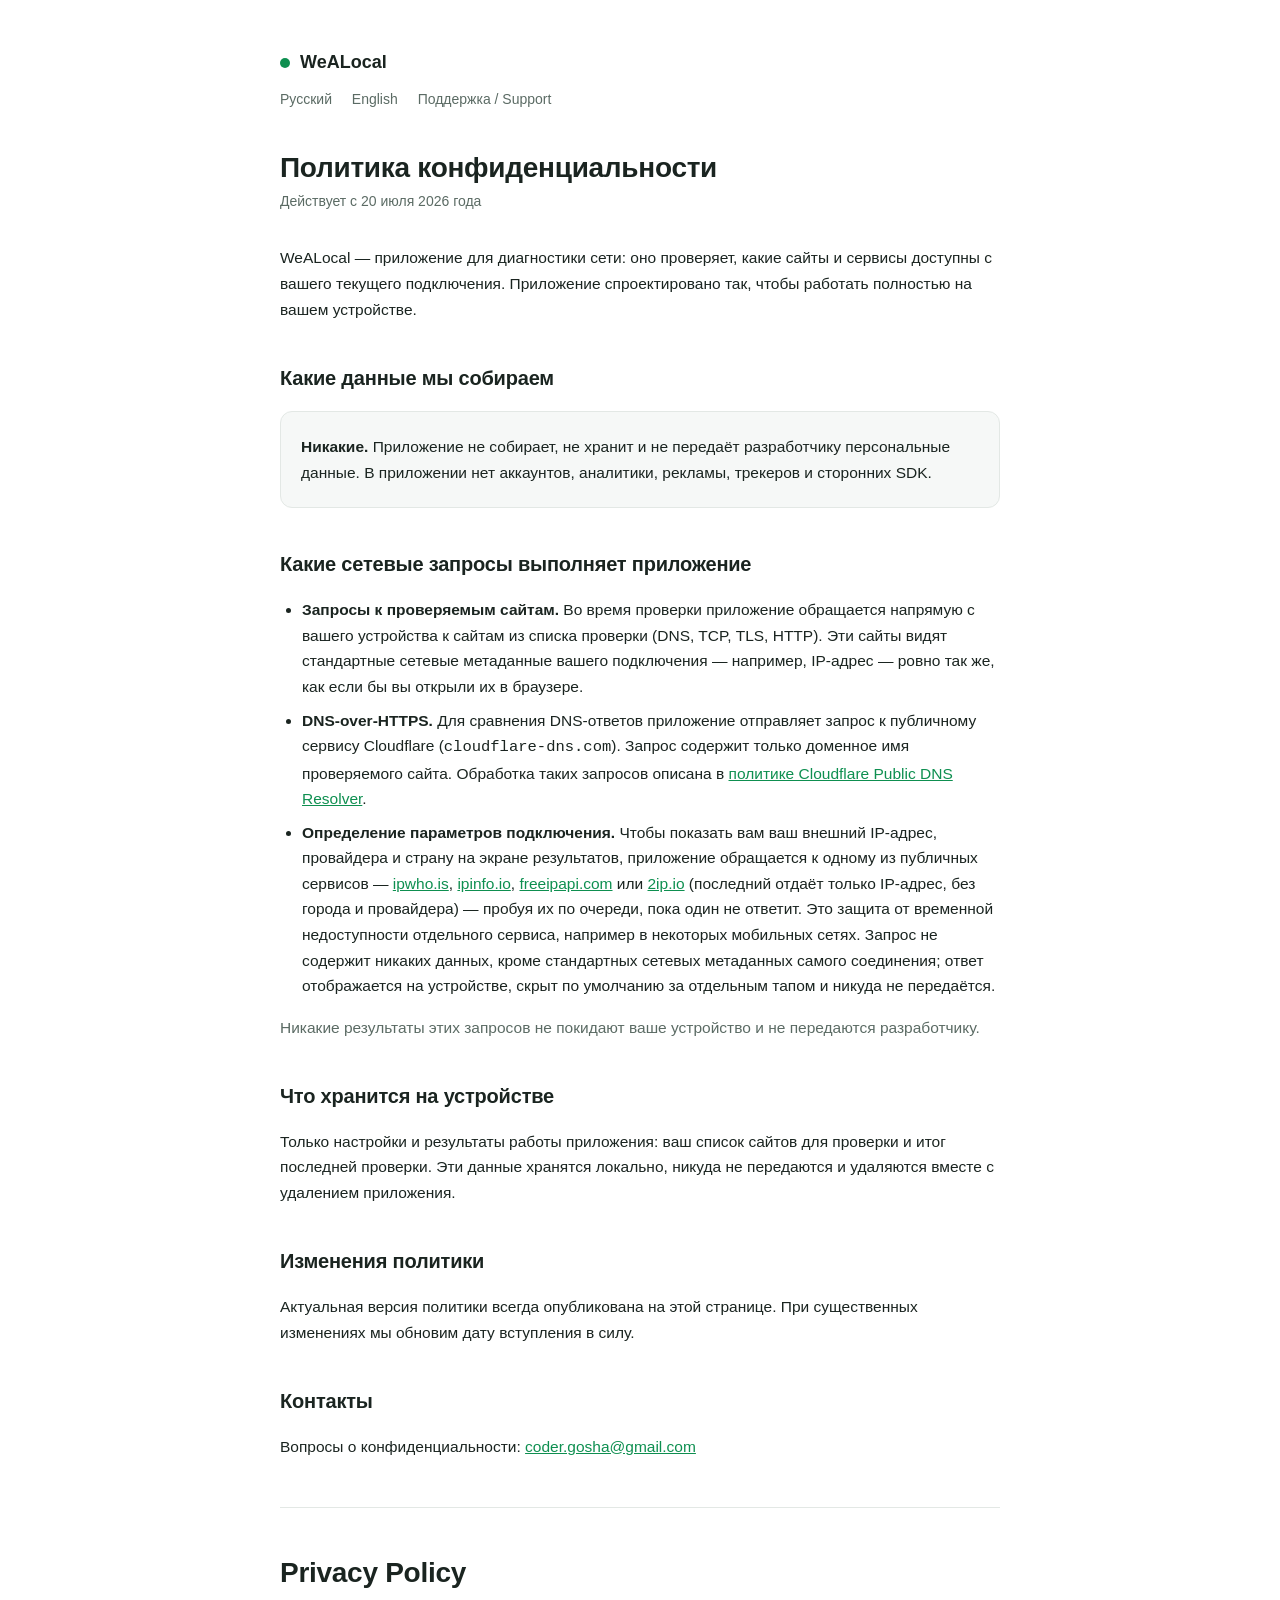
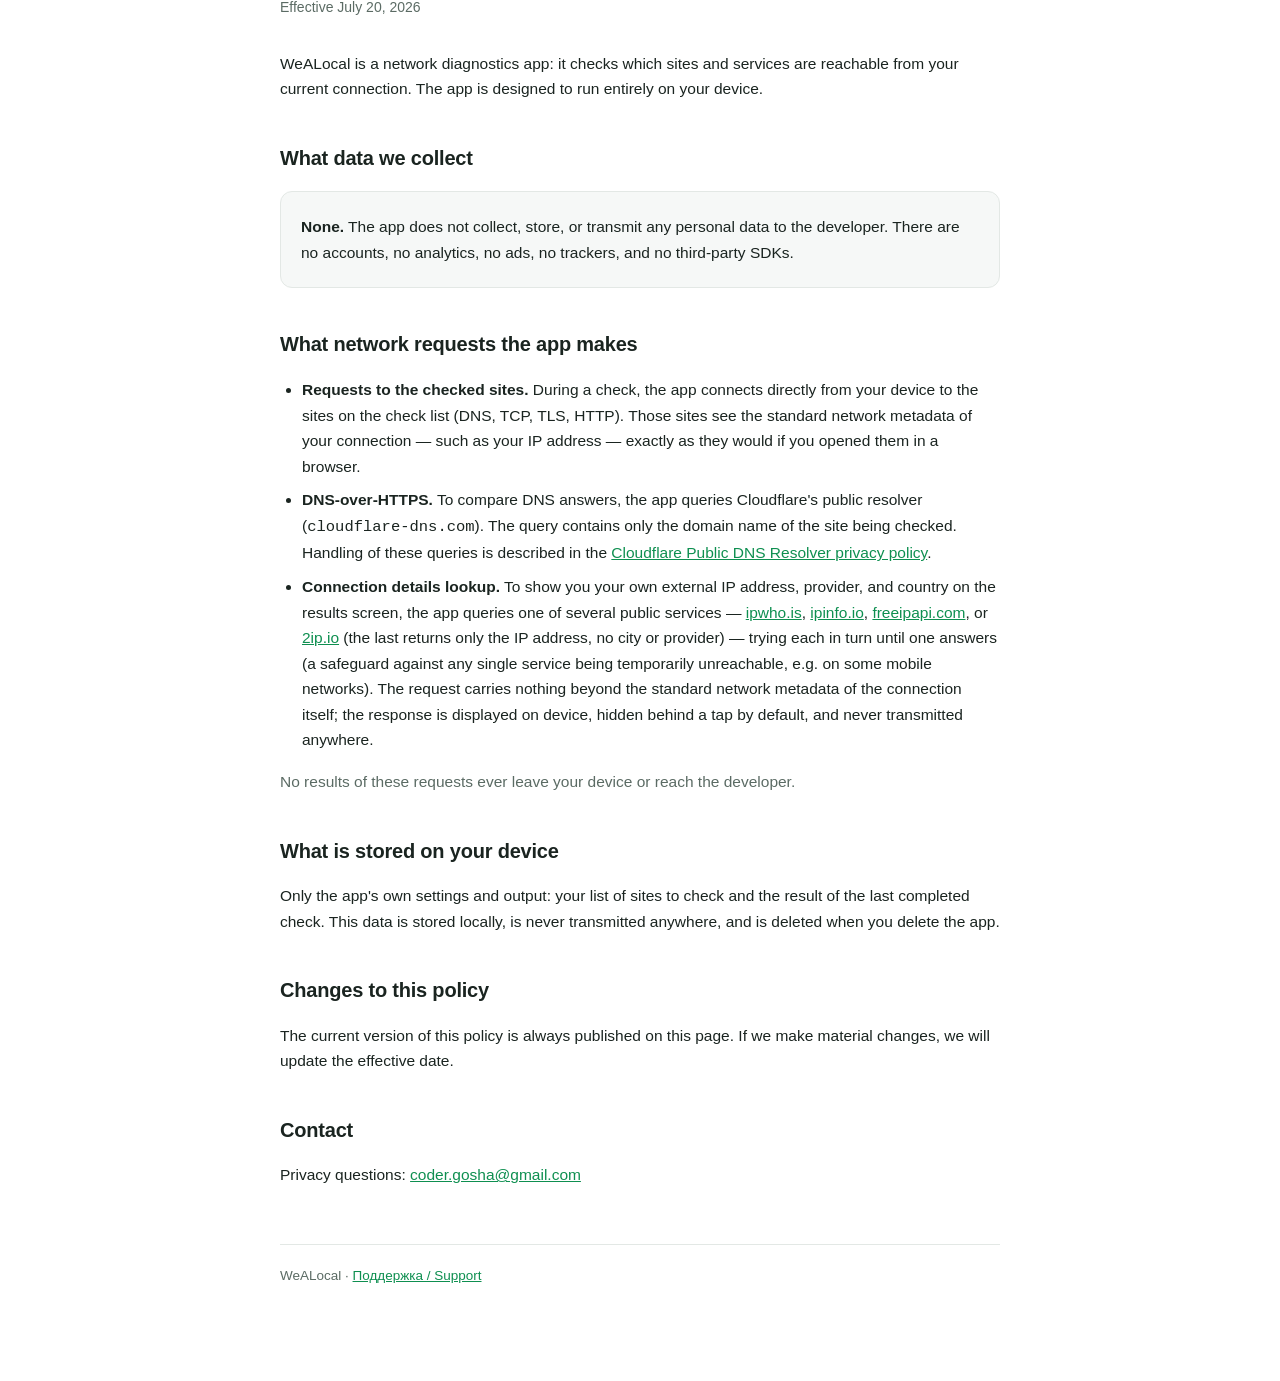
<file: index.html>
<!DOCTYPE html>
<html lang="ru">
<head>
  <meta charset="utf-8">
  <meta name="viewport" content="width=device-width, initial-scale=1">
  <title>WeALocal — Политика конфиденциальности / Privacy Policy</title>
  <link rel="stylesheet" href="style.css">
</head>
<body>
  <div class="wrap">
    <header>
      <div class="brand"><span class="dot"></span>WeALocal</div>
      <nav>
        <a href="#ru">Русский</a>
        <a href="#en">English</a>
        <a href="support.html">Поддержка / Support</a>
      </nav>
    </header>

    <section id="ru">
      <h1>Политика конфиденциальности</h1>
      <p class="meta">Действует с 20 июля 2026 года</p>

      <p>WeALocal — приложение для диагностики сети: оно проверяет, какие сайты и
      сервисы доступны с вашего текущего подключения. Приложение спроектировано так,
      чтобы работать полностью на вашем устройстве.</p>

      <h2>Какие данные мы собираем</h2>
      <div class="card"><p><strong>Никакие.</strong> Приложение не собирает, не хранит
      и не передаёт разработчику персональные данные. В приложении нет аккаунтов,
      аналитики, рекламы, трекеров и сторонних SDK.</p></div>

      <h2>Какие сетевые запросы выполняет приложение</h2>
      <ul>
        <li><strong>Запросы к проверяемым сайтам.</strong> Во время проверки приложение
        обращается напрямую с вашего устройства к сайтам из списка проверки (DNS, TCP,
        TLS, HTTP). Эти сайты видят стандартные сетевые метаданные вашего подключения —
        например, IP-адрес — ровно так же, как если бы вы открыли их в браузере.</li>
        <li><strong>DNS-over-HTTPS.</strong> Для сравнения DNS-ответов приложение
        отправляет запрос к публичному сервису Cloudflare
        (<code>cloudflare-dns.com</code>). Запрос содержит только доменное имя
        проверяемого сайта. Обработка таких запросов описана в
        <a href="https://developers.cloudflare.com/1.1.1.1/privacy/public-dns-resolver/">политике
        Cloudflare Public DNS Resolver</a>.</li>
        <li><strong>Определение параметров подключения.</strong> Чтобы показать вам
        ваш внешний IP-адрес, провайдера и страну на экране результатов, приложение
        обращается к одному из публичных сервисов —
        <a href="https://ipwho.is/">ipwho.is</a>, <a href="https://ipinfo.io/">ipinfo.io</a>,
        <a href="https://freeipapi.com/">freeipapi.com</a> или <a href="https://2ip.io/">2ip.io</a>
        (последний отдаёт только IP-адрес, без города и провайдера) — пробуя их по очереди,
        пока один не ответит. Это защита от временной недоступности отдельного сервиса,
        например в некоторых мобильных сетях. Запрос не содержит никаких данных, кроме
        стандартных сетевых метаданных самого соединения; ответ отображается на устройстве,
        скрыт по умолчанию за отдельным тапом и никуда не передаётся.</li>
      </ul>
      <p class="dim">Никакие результаты этих запросов не покидают ваше устройство и не
      передаются разработчику.</p>

      <h2>Что хранится на устройстве</h2>
      <p>Только настройки и результаты работы приложения: ваш список сайтов для проверки
      и итог последней проверки. Эти данные хранятся локально, никуда не передаются и
      удаляются вместе с удалением приложения.</p>

      <h2>Изменения политики</h2>
      <p>Актуальная версия политики всегда опубликована на этой странице. При
      существенных изменениях мы обновим дату вступления в силу.</p>

      <h2>Контакты</h2>
      <p>Вопросы о конфиденциальности: <a href="mailto:coder.gosha@gmail.com">coder.gosha@gmail.com</a></p>
    </section>

    <hr>

    <section id="en" lang="en">
      <h1>Privacy Policy</h1>
      <p class="meta">Effective July 20, 2026</p>

      <p>WeALocal is a network diagnostics app: it checks which sites and services are
      reachable from your current connection. The app is designed to run entirely on
      your device.</p>

      <h2>What data we collect</h2>
      <div class="card"><p><strong>None.</strong> The app does not collect, store, or
      transmit any personal data to the developer. There are no accounts, no analytics,
      no ads, no trackers, and no third-party SDKs.</p></div>

      <h2>What network requests the app makes</h2>
      <ul>
        <li><strong>Requests to the checked sites.</strong> During a check, the app
        connects directly from your device to the sites on the check list (DNS, TCP,
        TLS, HTTP). Those sites see the standard network metadata of your connection —
        such as your IP address — exactly as they would if you opened them in a
        browser.</li>
        <li><strong>DNS-over-HTTPS.</strong> To compare DNS answers, the app queries
        Cloudflare's public resolver (<code>cloudflare-dns.com</code>). The query
        contains only the domain name of the site being checked. Handling of these
        queries is described in the
        <a href="https://developers.cloudflare.com/1.1.1.1/privacy/public-dns-resolver/">Cloudflare
        Public DNS Resolver privacy policy</a>.</li>
        <li><strong>Connection details lookup.</strong> To show you your own external
        IP address, provider, and country on the results screen, the app queries one of
        several public services — <a href="https://ipwho.is/">ipwho.is</a>,
        <a href="https://ipinfo.io/">ipinfo.io</a>,
        <a href="https://freeipapi.com/">freeipapi.com</a>, or
        <a href="https://2ip.io/">2ip.io</a> (the last returns only the IP address, no city
        or provider) — trying each in turn until one answers (a safeguard against any single
        service being temporarily unreachable, e.g. on some mobile networks). The request
        carries nothing beyond the standard network metadata of the connection itself; the
        response is displayed on device, hidden behind a tap by default, and never
        transmitted anywhere.</li>
      </ul>
      <p class="dim">No results of these requests ever leave your device or reach the
      developer.</p>

      <h2>What is stored on your device</h2>
      <p>Only the app's own settings and output: your list of sites to check and the
      result of the last completed check. This data is stored locally, is never
      transmitted anywhere, and is deleted when you delete the app.</p>

      <h2>Changes to this policy</h2>
      <p>The current version of this policy is always published on this page. If we
      make material changes, we will update the effective date.</p>

      <h2>Contact</h2>
      <p>Privacy questions: <a href="mailto:coder.gosha@gmail.com">coder.gosha@gmail.com</a></p>
    </section>

    <footer>WeALocal · <a href="support.html">Поддержка / Support</a></footer>
  </div>
</body>
</html>
</file>
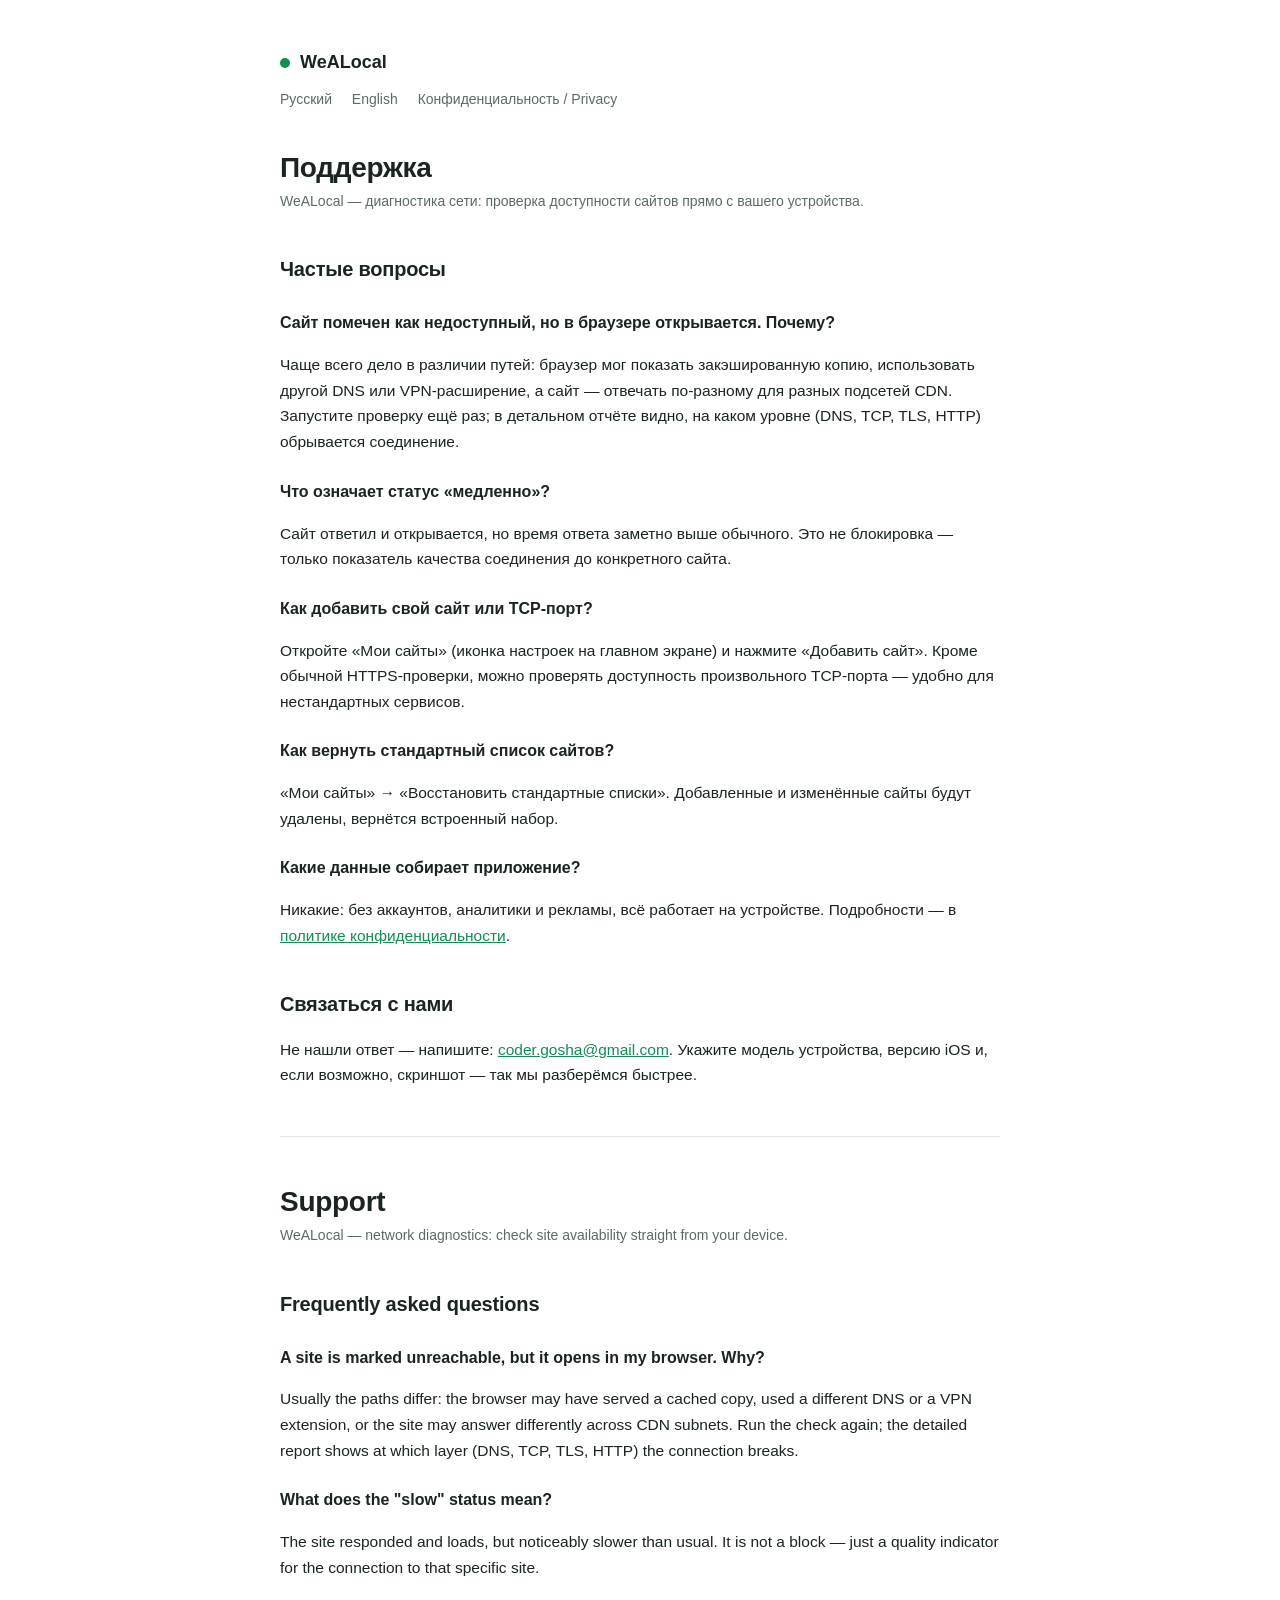
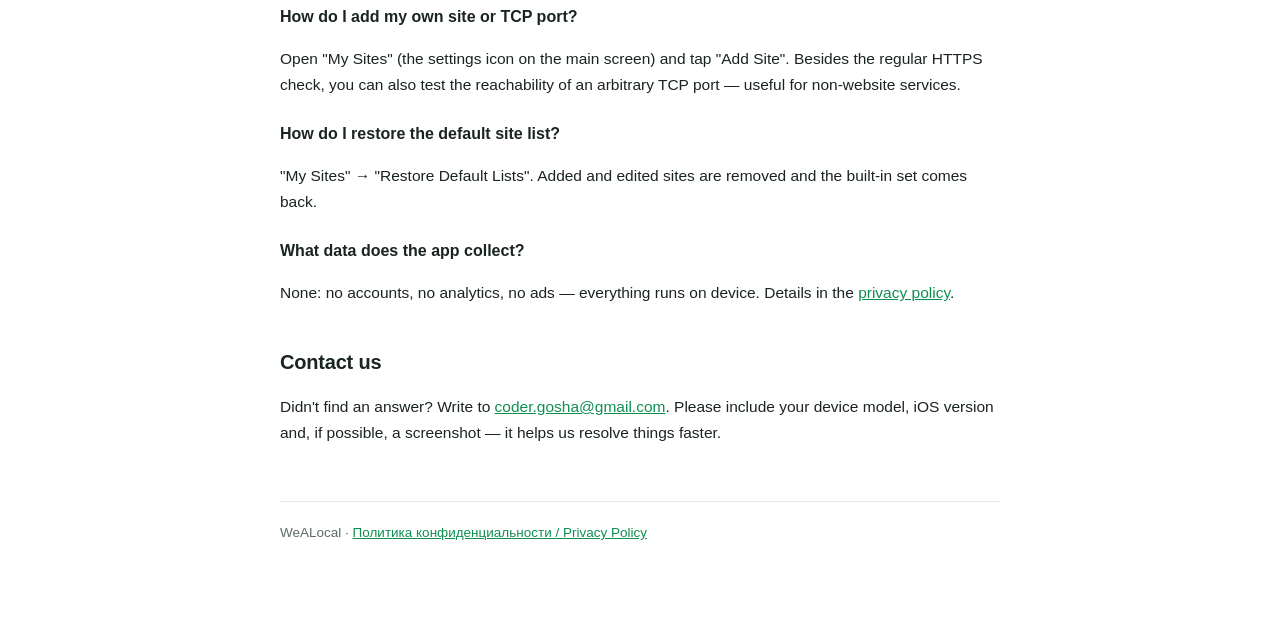
<file: support.html>
<!DOCTYPE html>
<html lang="ru">
<head>
  <meta charset="utf-8">
  <meta name="viewport" content="width=device-width, initial-scale=1">
  <title>WeALocal — Поддержка / Support</title>
  <link rel="stylesheet" href="style.css">
</head>
<body>
  <div class="wrap">
    <header>
      <div class="brand"><span class="dot"></span>WeALocal</div>
      <nav>
        <a href="#ru">Русский</a>
        <a href="#en">English</a>
        <a href="index.html">Конфиденциальность / Privacy</a>
      </nav>
    </header>

    <section id="ru">
      <h1>Поддержка</h1>
      <p class="meta">WeALocal — диагностика сети: проверка доступности сайтов прямо с вашего устройства.</p>

      <h2>Частые вопросы</h2>

      <h3>Сайт помечен как недоступный, но в браузере открывается. Почему?</h3>
      <p>Чаще всего дело в различии путей: браузер мог показать закэшированную копию,
      использовать другой DNS или VPN-расширение, а сайт — отвечать по-разному для
      разных подсетей CDN. Запустите проверку ещё раз; в детальном отчёте видно, на
      каком уровне (DNS, TCP, TLS, HTTP) обрывается соединение.</p>

      <h3>Что означает статус «медленно»?</h3>
      <p>Сайт ответил и открывается, но время ответа заметно выше обычного. Это не
      блокировка — только показатель качества соединения до конкретного сайта.</p>

      <h3>Как добавить свой сайт или TCP-порт?</h3>
      <p>Откройте «Мои сайты» (иконка настроек на главном экране) и нажмите «Добавить
      сайт». Кроме обычной HTTPS-проверки, можно проверять доступность произвольного
      TCP-порта — удобно для нестандартных сервисов.</p>

      <h3>Как вернуть стандартный список сайтов?</h3>
      <p>«Мои сайты» → «Восстановить стандартные списки». Добавленные и изменённые
      сайты будут удалены, вернётся встроенный набор.</p>

      <h3>Какие данные собирает приложение?</h3>
      <p>Никакие: без аккаунтов, аналитики и рекламы, всё работает на устройстве.
      Подробности — в <a href="index.html">политике конфиденциальности</a>.</p>

      <h2>Связаться с нами</h2>
      <p>Не нашли ответ — напишите:
      <a href="mailto:coder.gosha@gmail.com">coder.gosha@gmail.com</a>.
      Укажите модель устройства, версию iOS и, если возможно, скриншот — так мы
      разберёмся быстрее.</p>
    </section>

    <hr>

    <section id="en" lang="en">
      <h1>Support</h1>
      <p class="meta">WeALocal — network diagnostics: check site availability straight from your device.</p>

      <h2>Frequently asked questions</h2>

      <h3>A site is marked unreachable, but it opens in my browser. Why?</h3>
      <p>Usually the paths differ: the browser may have served a cached copy, used a
      different DNS or a VPN extension, or the site may answer differently across CDN
      subnets. Run the check again; the detailed report shows at which layer (DNS, TCP,
      TLS, HTTP) the connection breaks.</p>

      <h3>What does the "slow" status mean?</h3>
      <p>The site responded and loads, but noticeably slower than usual. It is not a
      block — just a quality indicator for the connection to that specific site.</p>

      <h3>How do I add my own site or TCP port?</h3>
      <p>Open "My Sites" (the settings icon on the main screen) and tap "Add Site".
      Besides the regular HTTPS check, you can also test the reachability of an
      arbitrary TCP port — useful for non-website services.</p>

      <h3>How do I restore the default site list?</h3>
      <p>"My Sites" → "Restore Default Lists". Added and edited sites are removed and
      the built-in set comes back.</p>

      <h3>What data does the app collect?</h3>
      <p>None: no accounts, no analytics, no ads — everything runs on device. Details
      in the <a href="index.html">privacy policy</a>.</p>

      <h2>Contact us</h2>
      <p>Didn't find an answer? Write to
      <a href="mailto:coder.gosha@gmail.com">coder.gosha@gmail.com</a>.
      Please include your device model, iOS version and, if possible, a screenshot —
      it helps us resolve things faster.</p>
    </section>

    <footer>WeALocal · <a href="index.html">Политика конфиденциальности / Privacy Policy</a></footer>
  </div>
</body>
</html>
</file>
<file: style.css>
:root {
  --bg: #ffffff;
  --ink: #1a2420;
  --dim: #5b6b64;
  --border: #e3e8e5;
  --accent: #0e8f50;
  --card: #f6f8f7;
}
@media (prefers-color-scheme: dark) {
  :root {
    --bg: #0b0f14;
    --ink: #e8ecf1;
    --dim: #8a94a0;
    --border: #1e2630;
    --accent: #14b866;
    --card: #11161d;
  }
}
* { box-sizing: border-box; }
body {
  margin: 0;
  padding: 48px 20px 96px;
  background: var(--bg);
  color: var(--ink);
  font-family: -apple-system, BlinkMacSystemFont, "Segoe UI", Roboto, sans-serif;
  line-height: 1.65;
}
.wrap { max-width: 720px; margin: 0 auto; }
header { margin-bottom: 40px; }
.brand {
  display: flex;
  align-items: center;
  gap: 10px;
  font-weight: 700;
  font-size: 18px;
}
.brand .dot {
  width: 10px;
  height: 10px;
  border-radius: 50%;
  background: var(--accent);
}
nav { margin-top: 10px; font-size: 14px; }
nav a { color: var(--dim); text-decoration: none; margin-right: 16px; }
nav a:hover, nav a:focus { color: var(--accent); }
h1 { font-size: 28px; line-height: 1.2; margin: 0 0 6px; letter-spacing: -0.01em; }
h2 { font-size: 20px; margin: 40px 0 12px; letter-spacing: -0.01em; }
h3 { font-size: 16px; margin: 24px 0 6px; }
p, li { color: var(--ink); font-size: 15.5px; }
.dim { color: var(--dim); }
.meta { color: var(--dim); font-size: 14px; margin: 0 0 32px; }
ul { padding-left: 22px; }
li { margin-bottom: 8px; }
a { color: var(--accent); }
hr {
  border: none;
  border-top: 1px solid var(--border);
  margin: 48px 0;
}
.card {
  background: var(--card);
  border: 1px solid var(--border);
  border-radius: 12px;
  padding: 16px 20px;
  margin: 16px 0;
}
.card p { margin: 6px 0; }
footer {
  margin-top: 56px;
  padding-top: 20px;
  border-top: 1px solid var(--border);
  color: var(--dim);
  font-size: 13.5px;
}
</file>
